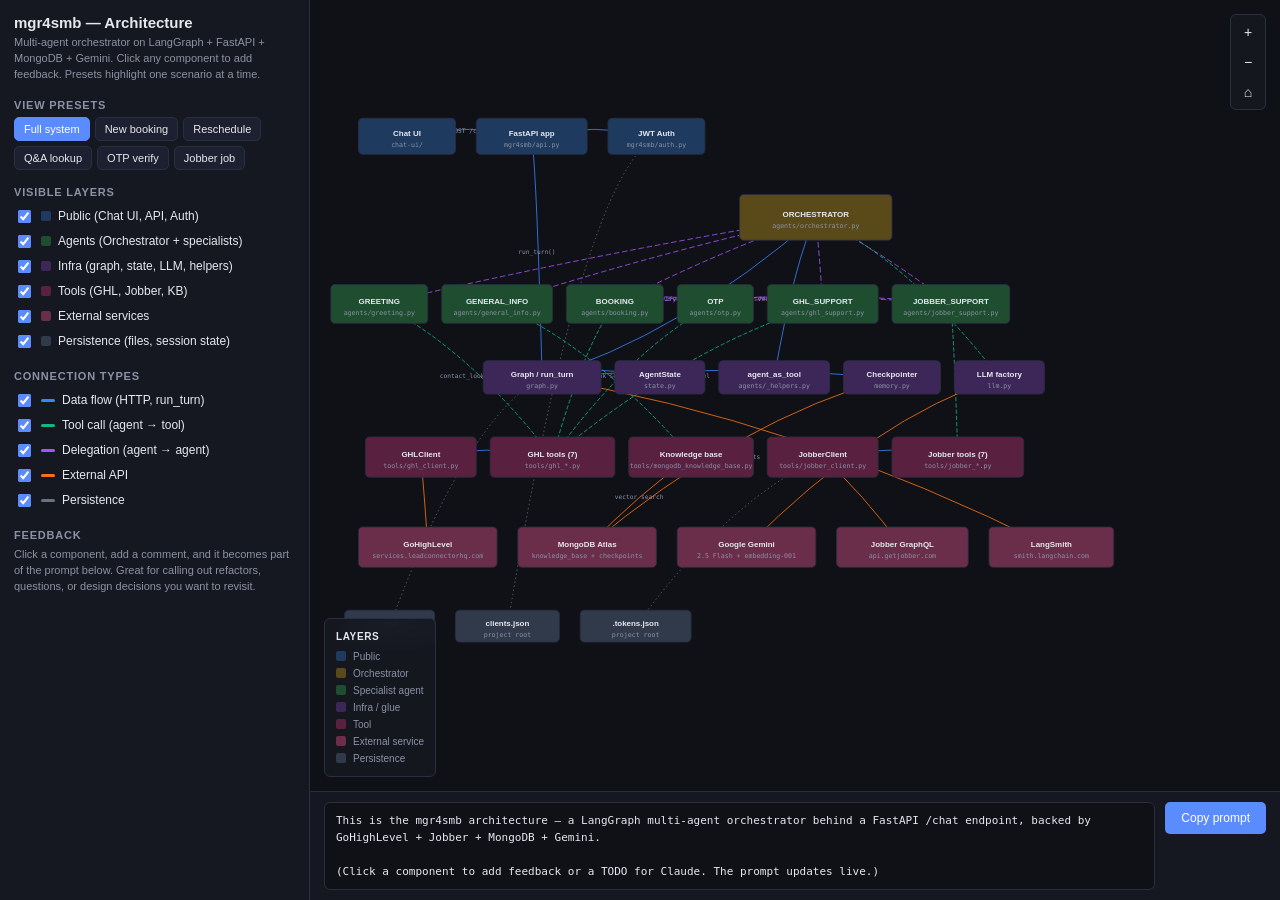
<file: mgr4smb-architecture.html>
<!DOCTYPE html>
<html lang="en">
<head>
<meta charset="UTF-8" />
<meta name="viewport" content="width=device-width, initial-scale=1.0" />
<title>mgr4smb — Architecture Map</title>
<style>
  :root {
    --bg: #0f1117;
    --panel: #161821;
    --panel-2: #1d2030;
    --border: #2a2f3f;
    --text: #e6e8ef;
    --muted: #8b92a5;
    --accent: #5b8cff;
    --accent-2: #7aa1ff;
    --ok: #10b981;
    --warn: #f59e0b;
    --err: #ef4444;

    /* node fills */
    --public:     #1e3a5f;
    --agent-root: #5a4a1a;
    --agent:      #1f4d2f;
    --infra:      #3d2758;
    --tool:       #5a2040;
    --external:   #6b2e4a;
    --persist:    #303a4a;

    /* connections */
    --c-data:      #3b82f6;
    --c-tool:      #10b981;
    --c-delegate:  #a855f7;
    --c-external:  #f97316;
    --c-persist:   #6b7280;
  }

  * { box-sizing: border-box; }
  html, body { margin: 0; padding: 0; height: 100%; font-family: -apple-system, BlinkMacSystemFont, "Segoe UI", Roboto, sans-serif; background: var(--bg); color: var(--text); font-size: 13px; }
  code { font-family: ui-monospace, SFMono-Regular, Menlo, Consolas, monospace; background: rgba(255,255,255,0.05); padding: 1px 5px; border-radius: 3px; font-size: 11px; }

  .app { display: grid; grid-template-columns: 310px 1fr; grid-template-rows: 1fr auto; height: 100vh; }
  .sidebar { background: var(--panel); border-right: 1px solid var(--border); overflow-y: auto; padding: 14px 14px 20px; grid-row: 1 / span 2; }
  .canvas-wrap { background: var(--bg); overflow: hidden; position: relative; }
  .prompt-bar { background: var(--panel); border-top: 1px solid var(--border); padding: 10px 14px; display: flex; align-items: flex-start; gap: 10px; }

  h1 { font-size: 15px; margin: 0 0 4px; color: var(--text); }
  h2 { font-size: 11px; text-transform: uppercase; letter-spacing: 0.8px; color: var(--muted); margin: 16px 0 6px; }
  p.lead { font-size: 11px; color: var(--muted); margin: 0 0 8px; line-height: 1.45; }

  .btns { display: flex; flex-wrap: wrap; gap: 5px; }
  .btn { background: var(--panel-2); color: var(--text); border: 1px solid var(--border); border-radius: 5px; padding: 5px 9px; font: inherit; font-size: 11px; cursor: pointer; transition: all 0.12s; }
  .btn:hover { background: var(--border); }
  .btn.active { background: var(--accent); border-color: var(--accent); color: #fff; }
  .btn.danger { background: transparent; color: var(--err); border-color: transparent; padding: 2px 6px; font-size: 14px; line-height: 1; }
  .btn.danger:hover { background: rgba(239,68,68,0.1); }

  label.check { display: flex; align-items: center; gap: 7px; padding: 3px 0; font-size: 12px; cursor: pointer; }
  label.check input { accent-color: var(--accent); }
  .swatch { display: inline-block; width: 14px; height: 3px; border-radius: 2px; vertical-align: middle; }

  .comments { display: flex; flex-direction: column; gap: 6px; margin-top: 6px; }
  .comment { background: var(--panel-2); border: 1px solid var(--border); border-radius: 5px; padding: 7px 9px; font-size: 11px; display: flex; justify-content: space-between; gap: 6px; }
  .comment .body { flex: 1; }
  .comment .label { font-weight: 600; color: var(--accent-2); font-size: 11px; }
  .comment .text { color: var(--text); margin-top: 2px; line-height: 1.35; }

  #canvas { width: 100%; height: 100%; display: block; cursor: grab; }
  #canvas.grabbing { cursor: grabbing; }

  .legend { position: absolute; left: 14px; bottom: 14px; background: rgba(22,24,33,0.92); border: 1px solid var(--border); border-radius: 6px; padding: 9px 11px; font-size: 10px; line-height: 1.7; color: var(--muted); backdrop-filter: blur(8px); }
  .legend strong { color: var(--text); display: block; margin-bottom: 3px; font-size: 10px; text-transform: uppercase; letter-spacing: 0.6px; }
  .legend .row { display: flex; align-items: center; gap: 7px; }
  .legend .chip { display: inline-block; width: 10px; height: 10px; border-radius: 2px; }

  .zoom { position: absolute; right: 14px; top: 14px; background: rgba(22,24,33,0.92); border: 1px solid var(--border); border-radius: 6px; padding: 3px; display: flex; flex-direction: column; gap: 2px; backdrop-filter: blur(8px); }
  .zoom button { background: transparent; color: var(--text); border: none; cursor: pointer; width: 28px; height: 28px; border-radius: 4px; font-size: 14px; }
  .zoom button:hover { background: var(--border); }

  /* Node + path styles */
  .node rect { stroke: var(--border); stroke-width: 1.2; cursor: pointer; transition: stroke 0.12s, filter 0.12s; }
  .node:hover rect { stroke: var(--accent); stroke-width: 2; }
  .node text { pointer-events: none; fill: var(--text); }
  .node .label { font-size: 11.5px; font-weight: 600; }
  .node .sub { font-size: 9.5px; fill: var(--muted); font-family: ui-monospace, Menlo, monospace; }
  .node.has-comment rect { stroke: var(--warn); stroke-width: 2.3; }
  .node.dimmed { opacity: 0.22; }
  .node.highlighted rect { stroke: var(--accent); stroke-width: 2.3; filter: drop-shadow(0 0 6px rgba(91,140,255,0.55)); }
  .conn { fill: none; stroke-width: 1.4; opacity: 0.85; transition: opacity 0.12s, stroke-width 0.12s; }
  .conn.dimmed { opacity: 0.1; }
  .conn.highlighted { opacity: 1; stroke-width: 2.4; }
  .conn-label { font-size: 9px; fill: var(--muted); font-family: ui-monospace, Menlo, monospace; pointer-events: none; }

  /* Modal */
  .modal-bg { position: fixed; inset: 0; background: rgba(0,0,0,0.55); display: none; align-items: center; justify-content: center; z-index: 50; backdrop-filter: blur(3px); }
  .modal-bg.open { display: flex; }
  .modal { background: var(--panel); border: 1px solid var(--border); border-radius: 8px; padding: 18px 18px 14px; width: 440px; max-width: calc(100vw - 40px); }
  .modal h3 { margin: 0 0 4px; font-size: 14px; }
  .modal .path { color: var(--muted); font-family: ui-monospace, Menlo, monospace; font-size: 11px; margin-bottom: 8px; }
  .modal .desc { color: var(--text); font-size: 12px; line-height: 1.45; margin-bottom: 12px; }
  .modal textarea { width: 100%; min-height: 70px; background: var(--bg); color: var(--text); border: 1px solid var(--border); border-radius: 5px; padding: 7px 9px; font: inherit; font-size: 12px; resize: vertical; }
  .modal .actions { display: flex; justify-content: flex-end; gap: 7px; margin-top: 10px; }

  /* Prompt output */
  #prompt { flex: 1; background: var(--bg); color: var(--text); border: 1px solid var(--border); border-radius: 6px; padding: 9px 11px; font-family: ui-monospace, Menlo, monospace; font-size: 11px; line-height: 1.55; white-space: pre-wrap; max-height: 180px; overflow-y: auto; }
  #copy-btn { background: var(--accent); color: #fff; border: none; border-radius: 5px; padding: 9px 16px; font: inherit; font-size: 12px; cursor: pointer; height: fit-content; align-self: flex-start; }
  #copy-btn:hover { background: var(--accent-2); }
</style>
</head>
<body>

<div class="app">
  <!-- =========================================================== SIDEBAR -->
  <aside class="sidebar">
    <h1>mgr4smb — Architecture</h1>
    <p class="lead">Multi-agent orchestrator on LangGraph + FastAPI + MongoDB + Gemini. Click any component to add feedback. Presets highlight one scenario at a time.</p>

    <h2>View presets</h2>
    <div class="btns" id="presets">
      <button class="btn active" data-preset="full">Full system</button>
      <button class="btn" data-preset="booking">New booking</button>
      <button class="btn" data-preset="reschedule">Reschedule</button>
      <button class="btn" data-preset="qa">Q&A lookup</button>
      <button class="btn" data-preset="otp">OTP verify</button>
      <button class="btn" data-preset="jobber">Jobber job</button>
    </div>

    <h2>Visible layers</h2>
    <div id="layers"></div>

    <h2>Connection types</h2>
    <div id="conn-types">
      <label class="check"><input type="checkbox" data-conn="data-flow" checked><span class="swatch" style="background:var(--c-data)"></span> Data flow (HTTP, run_turn)</label>
      <label class="check"><input type="checkbox" data-conn="tool-call" checked><span class="swatch" style="background:var(--c-tool)"></span> Tool call (agent → tool)</label>
      <label class="check"><input type="checkbox" data-conn="delegation" checked><span class="swatch" style="background:var(--c-delegate)"></span> Delegation (agent → agent)</label>
      <label class="check"><input type="checkbox" data-conn="external" checked><span class="swatch" style="background:var(--c-external)"></span> External API</label>
      <label class="check"><input type="checkbox" data-conn="persistence" checked><span class="swatch" style="background:var(--c-persist)"></span> Persistence</label>
    </div>

    <h2>Feedback <span id="cn-count" style="color:var(--muted);font-weight:400"></span></h2>
    <div id="comments" class="comments"></div>
    <p class="lead" id="no-comments">Click a component, add a comment, and it becomes part of the prompt below. Great for calling out refactors, questions, or design decisions you want to revisit.</p>
  </aside>

  <!-- =========================================================== CANVAS -->
  <div class="canvas-wrap">
    <svg id="canvas" viewBox="0 0 1400 900" preserveAspectRatio="xMidYMid meet">
      <defs>
        <marker id="ah-data"     markerWidth="8" markerHeight="6" refX="7" refY="3" orient="auto"><polygon points="0 0,8 3,0 6" fill="var(--c-data)"/></marker>
        <marker id="ah-tool"     markerWidth="8" markerHeight="6" refX="7" refY="3" orient="auto"><polygon points="0 0,8 3,0 6" fill="var(--c-tool)"/></marker>
        <marker id="ah-delegate" markerWidth="8" markerHeight="6" refX="7" refY="3" orient="auto"><polygon points="0 0,8 3,0 6" fill="var(--c-delegate)"/></marker>
        <marker id="ah-external" markerWidth="8" markerHeight="6" refX="7" refY="3" orient="auto"><polygon points="0 0,8 3,0 6" fill="var(--c-external)"/></marker>
        <marker id="ah-persist"  markerWidth="8" markerHeight="6" refX="7" refY="3" orient="auto"><polygon points="0 0,8 3,0 6" fill="var(--c-persist)"/></marker>
      </defs>
      <g id="viewport">
        <g id="conns"></g>
        <g id="nodes"></g>
      </g>
    </svg>

    <div class="legend">
      <strong>Layers</strong>
      <div class="row"><span class="chip" style="background:var(--public)"></span>Public</div>
      <div class="row"><span class="chip" style="background:var(--agent-root)"></span>Orchestrator</div>
      <div class="row"><span class="chip" style="background:var(--agent)"></span>Specialist agent</div>
      <div class="row"><span class="chip" style="background:var(--infra)"></span>Infra / glue</div>
      <div class="row"><span class="chip" style="background:var(--tool)"></span>Tool</div>
      <div class="row"><span class="chip" style="background:var(--external)"></span>External service</div>
      <div class="row"><span class="chip" style="background:var(--persist)"></span>Persistence</div>
    </div>

    <div class="zoom">
      <button id="zoom-in"  title="Zoom in">+</button>
      <button id="zoom-out" title="Zoom out">−</button>
      <button id="zoom-reset" title="Reset">⌂</button>
    </div>
  </div>

  <!-- =========================================================== PROMPT -->
  <div class="prompt-bar">
    <div id="prompt"></div>
    <button id="copy-btn">Copy prompt</button>
  </div>
</div>

<!-- =========================================================== MODAL -->
<div class="modal-bg" id="modal-bg">
  <div class="modal">
    <h3 id="m-label"></h3>
    <div class="path" id="m-path"></div>
    <div class="desc" id="m-desc"></div>
    <textarea id="m-text" placeholder="Your feedback, question, or TODO for this component..."></textarea>
    <div class="actions">
      <button class="btn" id="m-cancel">Cancel</button>
      <button class="btn active" id="m-save">Save comment</button>
    </div>
  </div>
</div>

<script>
// ==================================================================== DATA

const LAYERS = [
  { id: 'public',   label: 'Public (Chat UI, API, Auth)',         color: 'var(--public)' },
  { id: 'agent',    label: 'Agents (Orchestrator + specialists)', color: 'var(--agent)' },
  { id: 'infra',    label: 'Infra (graph, state, LLM, helpers)',  color: 'var(--infra)' },
  { id: 'tool',     label: 'Tools (GHL, Jobber, KB)',             color: 'var(--tool)' },
  { id: 'external', label: 'External services',                    color: 'var(--external)' },
  { id: 'persist',  label: 'Persistence (files, session state)',  color: 'var(--persist)' },
];

const NODES = [
  // -- Public (y: 50)
  { id: 'chat-ui',    label: 'Chat UI',         path: 'chat-ui/',                     x: 70,  y: 50,  w: 140, h: 52, layer: 'public',   desc: 'Vanilla HTML/CSS/JS chat window. Served same-origin at /chat-ui/. Stores JWT in localStorage, shows sender labels + timestamps, polls /health every 2h.' },
  { id: 'fastapi',    label: 'FastAPI app',     path: 'mgr4smb/api.py',               x: 240, y: 50,  w: 160, h: 52, layer: 'public',   desc: 'Two endpoints: POST /chat (JWT-protected) and GET /health (public, cheap liveness check; ?deep=true invokes the LLM).' },
  { id: 'auth',       label: 'JWT Auth',        path: 'mgr4smb/auth.py',              x: 430, y: 50,  w: 140, h: 52, layer: 'public',   desc: 'verify_token() decodes JWT, validates client_id against clients.json, enforces expiry and enabled flag. Typed exceptions map to 401.' },

  // -- Orchestrator root (y: 160)
  { id: 'orchestrator', label: 'ORCHESTRATOR',  path: 'agents/orchestrator.py',       x: 620, y: 160, w: 220, h: 66, layer: 'agent',    root: true, desc: 'Supervisor. Routes based on intent: identify → greet → case context (Phase 11) → route to specialist. Never answers specialist questions itself.' },

  // -- Specialist agents (y: 290)
  { id: 'greeting',      label: 'GREETING',        path: 'agents/greeting.py',        x: 30,   y: 290, w: 140, h: 56, layer: 'agent', desc: 'Single-line welcome. Looks up contact via ghl_contact_lookup and replies "Welcome back, {FirstName}!" or "Thanks for contacting us!".' },
  { id: 'general-info',  label: 'GENERAL_INFO',    path: 'agents/general_info.py',    x: 190,  y: 290, w: 160, h: 56, layer: 'agent', desc: 'Company Q&A via MongoDB vector search. After 4+ Q&As with a clear intent, appends ONE soft "schedule an appointment?" offer per session.' },
  { id: 'booking',       label: 'BOOKING',         path: 'agents/booking.py',         x: 370,  y: 290, w: 140, h: 56, layer: 'agent', desc: 'New bookings. Two paths: GHL appointments (slot → OTP → book with intent summary in notes) and Jobber jobs (intake → OTP → jobber_support delegation).' },
  { id: 'otp',           label: 'OTP',             path: 'agents/otp.py',             x: 530,  y: 290, w: 110, h: 56, layer: 'agent', desc: 'Identity verification. ONE send per session (prompt-enforced), up to 2 verify attempts, then escalates with company contact info.' },
  { id: 'ghl-support',   label: 'GHL_SUPPORT',     path: 'agents/ghl_support.py',     x: 660,  y: 290, w: 160, h: 56, layer: 'agent', desc: 'Existing GHL appointments (view/reschedule/cancel). Delegates to OTP before ANY access; delegates to booking for the rebook step of a reschedule.' },
  { id: 'jobber-support',label: 'JOBBER_SUPPORT',  path: 'agents/jobber_support.py',  x: 840,  y: 290, w: 170, h: 56, layer: 'agent', desc: 'Jobber data — read (clients, properties, jobs, visits) + write (create client/property/job). Also gets booking-like 4+-lookups appointment offer.' },

  // -- Infra layer (y: 400)
  { id: 'graph',    label: 'Graph / run_turn',    path: 'graph.py',                    x: 250, y: 400, w: 170, h: 48, layer: 'infra', desc: 'build_graph() wires all 7 agents. run_turn() snapshots pre-turn message count, invokes, retries ONCE on empty LLM output, never surfaces stale content. Tags LangSmith traces.' },
  { id: 'state',    label: 'AgentState',          path: 'state.py',                    x: 440, y: 400, w: 130, h: 48, layer: 'infra', desc: 'TypedDict shared across all agents: messages + client_id + session_id + contact_id + is_verified + case_id + caller_type + job_type.' },
  { id: 'helpers',  label: 'agent_as_tool',       path: 'agents/_helpers.py',          x: 590, y: 400, w: 160, h: 48, layer: 'infra', desc: 'Wraps a compiled sub-agent as a StructuredTool. Uses InjectedState so the sub-agent sees the parent full history (strips trailing pending tool_calls).' },
  { id: 'memory',   label: 'Checkpointer',        path: 'memory.py',                   x: 770, y: 400, w: 140, h: 48, layer: 'infra', desc: 'MongoDBSaver factory. Persists full graph state per session_id. One context per app process.' },
  { id: 'llm',      label: 'LLM factory',         path: 'llm.py',                      x: 930, y: 400, w: 130, h: 48, layer: 'infra', desc: 'Singleton ChatGoogleGenerativeAI(gemini-2.5-flash, temperature=0.2) + GoogleGenerativeAIEmbeddings(768 dims).' },

  // -- Tools (y: 510)
  { id: 'ghl-client',  label: 'GHLClient',          path: 'tools/ghl_client.py',      x: 80,  y: 510, w: 160, h: 58, layer: 'tool', desc: 'Shared httpx.Client with auth headers + timeouts. Exports search_contact(), fetch_contact() (bypasses stale search index), resolve_custom_field_id().' },
  { id: 'ghl-tools',   label: 'GHL tools (7)',      path: 'tools/ghl_*.py',           x: 260, y: 510, w: 180, h: 58, layer: 'tool', desc: 'contact_lookup, available_slots, book_appointment (POST + PUT for notes/description), get_appointments, cancel_appointment, send_otp, verify_otp.' },
  { id: 'mongodb-kb',  label: 'Knowledge base',     path: 'tools/mongodb_knowledge_base.py', x: 460, y: 510, w: 180, h: 58, layer: 'tool', desc: 'MongoDBAtlasVectorSearch, 768-dim cosine, top-1 retrieval. Returns graceful "no info" string on empty match.' },
  { id: 'jobber-client', label: 'JobberClient',     path: 'tools/jobber_client.py',   x: 660, y: 510, w: 160, h: 58, layer: 'tool', desc: 'Shared httpx.Client with OAuth2: reads .tokens.json, refreshes access_token on 401, rotates refresh_token on use, writes both back to disk.' },
  { id: 'jobber-tools', label: 'Jobber tools (7)', path: 'tools/jobber_*.py',         x: 840, y: 510, w: 190, h: 58, layer: 'tool', desc: 'get_clients/properties/jobs/visits + create_client/property/job (with correct schema: PropertyAttributes.name, JobCreateAttributes.timeframe). send_message is a stub.' },

  // -- External (y: 640)
  { id: 'ghl-api',       label: 'GoHighLevel',      path: 'services.leadconnectorhq.com', x: 70,   y: 640, w: 200, h: 58, layer: 'external', desc: 'REST API v2. Contacts, calendars, appointments, custom fields. OTP writes use field UUIDs (keys silently fail); reads need GET /contacts/{id} (search is stale).' },
  { id: 'mongodb-atlas', label: 'MongoDB Atlas',    path: 'knowledge_base + checkpoints',  x: 300,  y: 640, w: 200, h: 58, layer: 'external', desc: 'Two DBs: aragrow-llc.knowledge_base (vector search index) + mgr4smb-memory.checkpoints (MongoDBSaver).' },
  { id: 'gemini',        label: 'Google Gemini',    path: '2.5 Flash + embedding-001',     x: 530,  y: 640, w: 200, h: 58, layer: 'external', desc: 'LLM for all agent reasoning (temp 0.2) + embeddings (768 dims) for knowledge-base queries.' },
  { id: 'jobber-api',    label: 'Jobber GraphQL',   path: 'api.getjobber.com',             x: 760,  y: 640, w: 190, h: 58, layer: 'external', desc: 'GraphQL over OAuth2. Refresh tokens rotate on use. Query cost budget limits nested page sizes (visits query: 15×25 not 50×50).' },
  { id: 'langsmith',     label: 'LangSmith',        path: 'smith.langchain.com',           x: 980,  y: 640, w: 180, h: 58, layer: 'external', desc: 'Automatic tracing via LANGCHAIN_* env vars. Every run_turn tagged with session:<uuid> and client:<uuid8> for filtering.' },

  // -- Persistence (y: 760)
  { id: 'env',         label: '.env',           path: 'project root',                     x: 50,  y: 760, w: 130, h: 46, layer: 'persist', desc: 'All secrets and config: JWT_SECRET, API keys, GHL_OTP_*_FIELD_KEY overrides, COMPANY_SUPPORT_EMAIL/PHONE for OTP escalation.' },
  { id: 'clients-json', label: 'clients.json',   path: 'project root',                    x: 210, y: 760, w: 150, h: 46, layer: 'persist', desc: 'JWT client registry. UUID client_id + name + enabled flag + created_at. Mode 0600. Flock on writes to prevent races.' },
  { id: 'tokens-json', label: '.tokens.json',   path: 'project root',                     x: 390, y: 760, w: 160, h: 46, layer: 'persist', desc: 'Jobber OAuth tokens. Bootstrapped via scripts/authorize_jobber.py + bootstrap_jobber_tokens.py. Auto-rotated by JobberClient.' },
];

const CONNS = [
  // user flow into the system
  { from: 'chat-ui',      to: 'fastapi',      type: 'data-flow',   label: 'POST /chat' },
  { from: 'fastapi',      to: 'auth',         type: 'data-flow' },
  { from: 'auth',         to: 'clients-json', type: 'persistence' },
  { from: 'fastapi',      to: 'graph',        type: 'data-flow',   label: 'run_turn()' },
  { from: 'graph',        to: 'orchestrator', type: 'data-flow' },

  // orchestrator → specialists (delegations)
  { from: 'orchestrator', to: 'greeting',       type: 'delegation' },
  { from: 'orchestrator', to: 'general-info',   type: 'delegation' },
  { from: 'orchestrator', to: 'booking',        type: 'delegation' },
  { from: 'orchestrator', to: 'ghl-support',    type: 'delegation' },
  { from: 'orchestrator', to: 'jobber-support', type: 'delegation' },

  // cross-agent delegations
  { from: 'booking',      to: 'otp',            type: 'delegation', label: 'verify' },
  { from: 'booking',      to: 'jobber-support', type: 'delegation', label: 'new job' },
  { from: 'ghl-support',  to: 'otp',            type: 'delegation', label: 'verify' },
  { from: 'ghl-support',  to: 'booking',        type: 'delegation', label: 'rebook' },
  { from: 'jobber-support', to: 'otp',          type: 'delegation', label: 'verify' },

  // agent_as_tool helper (central)
  { from: 'orchestrator', to: 'helpers',        type: 'data-flow' },

  // tool calls
  { from: 'greeting',       to: 'ghl-tools',    type: 'tool-call', label: 'contact_lookup' },
  { from: 'general-info',   to: 'mongodb-kb',   type: 'tool-call' },
  { from: 'booking',        to: 'ghl-tools',    type: 'tool-call', label: 'slots / book' },
  { from: 'otp',            to: 'ghl-tools',    type: 'tool-call', label: 'send / verify' },
  { from: 'ghl-support',    to: 'ghl-tools',    type: 'tool-call', label: 'get / cancel' },
  { from: 'jobber-support', to: 'jobber-tools', type: 'tool-call' },

  // infra
  { from: 'graph',          to: 'memory',       type: 'data-flow' },
  { from: 'graph',          to: 'state',        type: 'data-flow' },
  { from: 'orchestrator',   to: 'llm',          type: 'tool-call', label: 'invoke' },

  // tools → clients → external
  { from: 'ghl-tools',      to: 'ghl-client',     type: 'data-flow' },
  { from: 'jobber-tools',   to: 'jobber-client',  type: 'data-flow' },
  { from: 'ghl-client',     to: 'ghl-api',        type: 'external' },
  { from: 'jobber-client',  to: 'jobber-api',     type: 'external' },
  { from: 'mongodb-kb',     to: 'mongodb-atlas',  type: 'external', label: 'vector search' },
  { from: 'memory',         to: 'mongodb-atlas',  type: 'external', label: 'checkpoints' },
  { from: 'llm',            to: 'gemini',         type: 'external' },
  { from: 'graph',          to: 'langsmith',      type: 'external', label: 'tags' },

  // persistence
  { from: 'jobber-client',  to: 'tokens-json',    type: 'persistence', label: 'rotate' },
  { from: 'graph',          to: 'env',            type: 'persistence' },
];

// Pathways to highlight per preset. Nodes + connection ids (from→to) that form a complete flow.
const PRESETS = {
  full: { desc: 'Showing the complete architecture.', path: null },
  booking: {
    desc: 'User asks to book a new GHL appointment. Orchestrator greets → delegates to booking → booking retrieves slots → delegates to OTP → verifies → writes appointment + notes.',
    nodes: ['chat-ui','fastapi','auth','graph','orchestrator','greeting','booking','otp','ghl-tools','ghl-client','ghl-api','llm','gemini','memory','mongodb-atlas','state','helpers','clients-json'],
  },
  reschedule: {
    desc: 'User wants to reschedule an existing appointment. ghl_support verifies identity, fetches appointments, cancels the chosen one, then delegates to booking to book the new slot.',
    nodes: ['chat-ui','fastapi','auth','graph','orchestrator','ghl-support','otp','booking','ghl-tools','ghl-client','ghl-api','llm','gemini','memory','mongodb-atlas','state','helpers','clients-json'],
  },
  qa: {
    desc: 'User asks a general company question. Orchestrator delegates to general_info, which runs a vector-similarity search against the MongoDB knowledge base.',
    nodes: ['chat-ui','fastapi','auth','graph','orchestrator','greeting','general-info','mongodb-kb','mongodb-atlas','llm','gemini','memory','state','helpers','clients-json'],
  },
  otp: {
    desc: 'Any sensitive-action agent delegates to OTP. Send once per session, 2 verify attempts max; on failure, escalate with company contact info from .env.',
    nodes: ['booking','ghl-support','jobber-support','otp','ghl-tools','ghl-client','ghl-api','env','state','helpers','llm','gemini'],
  },
  jobber: {
    desc: 'New Jobber service-job request. Booking gathers property intake details, delegates to jobber_support, which looks up or creates the client, then creates property + job via Jobber GraphQL.',
    nodes: ['chat-ui','fastapi','auth','graph','orchestrator','booking','otp','jobber-support','jobber-tools','jobber-client','jobber-api','tokens-json','llm','gemini','state','helpers','clients-json','ghl-tools','ghl-client','ghl-api'],
  },
};

// Map layer ids to colour vars
const LAYER_FILL = { public:'var(--public)', agent:'var(--agent)', infra:'var(--infra)', tool:'var(--tool)', external:'var(--external)', persist:'var(--persist)' };

const CONN_STYLE = {
  'data-flow':   { color: 'var(--c-data)',     dash: '',       marker: 'ah-data' },
  'tool-call':   { color: 'var(--c-tool)',     dash: '6 3',    marker: 'ah-tool' },
  'delegation':  { color: 'var(--c-delegate)', dash: '8 4',    marker: 'ah-delegate' },
  'external':    { color: 'var(--c-external)', dash: '',       marker: 'ah-external' },
  'persistence': { color: 'var(--c-persist)',  dash: '2 4',    marker: 'ah-persist' },
};

// =================================================================== STATE

const state = {
  preset: 'full',
  layers: { public:true, agent:true, infra:true, tool:true, external:true, persist:true },
  conns:  { 'data-flow':true, 'tool-call':true, 'delegation':true, 'external':true, 'persistence':true },
  comments: [],
  activeNode: null,
  zoom: 1,
  pan: { x: 0, y: 0 },
};

// =================================================================== RENDER

function layerFill(n) {
  if (n.root) return 'var(--agent-root)';
  return LAYER_FILL[n.layer] || 'var(--panel-2)';
}

function centreOf(n) { return { x: n.x + n.w/2, y: n.y + n.h/2 }; }

function buildPath(a, b) {
  // Simple bezier between node edges
  const ac = centreOf(a), bc = centreOf(b);
  const dx = bc.x - ac.x, dy = bc.y - ac.y;
  const mx = ac.x + dx/2, my = ac.y + dy/2;
  // Curve control point offset perpendicular to segment for visual separation
  const ctrlOffset = Math.min(60, Math.abs(dy) * 0.25 + 20);
  return `M ${ac.x} ${ac.y} Q ${mx} ${ac.y + (dy>0 ? ctrlOffset : -ctrlOffset)}, ${bc.x} ${bc.y}`;
}

// Determine highlight membership
function isNodeHighlighted(id) {
  if (state.preset === 'full') return true;
  const p = PRESETS[state.preset];
  return p && p.nodes && p.nodes.includes(id);
}

function isConnHighlighted(c) {
  if (state.preset === 'full') return true;
  const p = PRESETS[state.preset];
  if (!p || !p.nodes) return true;
  return p.nodes.includes(c.from) && p.nodes.includes(c.to);
}

function renderNodes() {
  const g = document.getElementById('nodes');
  g.innerHTML = '';
  NODES.forEach(n => {
    if (!state.layers[n.layer]) return;
    const highlighted = isNodeHighlighted(n.id);
    const hasComment = state.comments.some(c => c.target === n.id);
    const cls = ['node'];
    if (hasComment) cls.push('has-comment');
    if (state.preset !== 'full') {
      if (highlighted) cls.push('highlighted');
      else cls.push('dimmed');
    }
    const el = document.createElementNS('http://www.w3.org/2000/svg', 'g');
    el.setAttribute('class', cls.join(' '));
    el.setAttribute('transform', `translate(${n.x}, ${n.y})`);
    el.innerHTML = `
      <rect width="${n.w}" height="${n.h}" rx="6" ry="6" fill="${layerFill(n)}"></rect>
      <text class="label" x="${n.w/2}" y="${n.h/2 - 3}" text-anchor="middle" dominant-baseline="middle">${n.label}</text>
      <text class="sub"   x="${n.w/2}" y="${n.h/2 + 13}" text-anchor="middle" dominant-baseline="middle">${n.path}</text>
    `;
    el.addEventListener('click', () => openModal(n));
    g.appendChild(el);
  });
}

function renderConns() {
  const g = document.getElementById('conns');
  g.innerHTML = '';
  CONNS.forEach(c => {
    if (!state.conns[c.type]) return;
    const a = NODES.find(n => n.id === c.from);
    const b = NODES.find(n => n.id === c.to);
    if (!a || !b) return;
    if (!state.layers[a.layer] || !state.layers[b.layer]) return;

    const highlighted = isConnHighlighted(c);
    const cls = ['conn'];
    if (state.preset !== 'full') {
      if (highlighted) cls.push('highlighted');
      else cls.push('dimmed');
    }
    const style = CONN_STYLE[c.type];

    const path = document.createElementNS('http://www.w3.org/2000/svg', 'path');
    path.setAttribute('class', cls.join(' '));
    path.setAttribute('d', buildPath(a, b));
    path.setAttribute('stroke', style.color);
    if (style.dash) path.setAttribute('stroke-dasharray', style.dash);
    path.setAttribute('marker-end', `url(#${style.marker})`);
    g.appendChild(path);

    if (c.label) {
      const ac = centreOf(a), bc = centreOf(b);
      const text = document.createElementNS('http://www.w3.org/2000/svg', 'text');
      text.setAttribute('class', 'conn-label ' + (cls.includes('dimmed') ? 'dimmed' : ''));
      text.setAttribute('x', (ac.x + bc.x)/2);
      text.setAttribute('y', (ac.y + bc.y)/2 - 4);
      text.setAttribute('text-anchor', 'middle');
      text.textContent = c.label;
      g.appendChild(text);
    }
  });
}

function renderLayers() {
  const host = document.getElementById('layers');
  host.innerHTML = '';
  LAYERS.forEach(l => {
    const lbl = document.createElement('label');
    lbl.className = 'check';
    lbl.innerHTML = `<input type="checkbox" data-layer="${l.id}" ${state.layers[l.id] ? 'checked' : ''}>
                     <span class="swatch" style="background:${l.color};height:10px;width:10px;border-radius:2px"></span>
                     ${l.label}`;
    lbl.querySelector('input').addEventListener('change', e => { state.layers[l.id] = e.target.checked; updateAll(); });
    host.appendChild(lbl);
  });
}

function renderComments() {
  const host = document.getElementById('comments');
  const empty = document.getElementById('no-comments');
  const count = document.getElementById('cn-count');
  host.innerHTML = '';
  count.textContent = state.comments.length ? `(${state.comments.length})` : '';
  empty.style.display = state.comments.length ? 'none' : 'block';
  state.comments.forEach(c => {
    const el = document.createElement('div');
    el.className = 'comment';
    el.innerHTML = `
      <div class="body">
        <div class="label">${c.targetLabel} <span style="color:var(--muted);font-weight:400">· ${c.targetPath}</span></div>
        <div class="text">${c.text.replace(/</g,'&lt;')}</div>
      </div>
      <button class="btn danger" title="Delete">×</button>
    `;
    el.querySelector('.btn.danger').addEventListener('click', () => {
      state.comments = state.comments.filter(x => x.id !== c.id);
      updateAll();
    });
    host.appendChild(el);
  });
}

function renderPresets() {
  document.querySelectorAll('#presets .btn').forEach(b => {
    b.classList.toggle('active', b.dataset.preset === state.preset);
  });
}

function updatePrompt() {
  const parts = [];
  parts.push('This is the mgr4smb architecture — a LangGraph multi-agent orchestrator behind a FastAPI /chat endpoint, backed by GoHighLevel + Jobber + MongoDB + Gemini.');

  const preset = PRESETS[state.preset];
  if (state.preset !== 'full' && preset?.desc) {
    parts.push(`\nCurrent focus: ${state.preset.toUpperCase()} flow — ${preset.desc}`);
  }

  const hidden = LAYERS.filter(l => !state.layers[l.id]);
  if (hidden.length) {
    parts.push(`\nHidden layers: ${hidden.map(l => l.id).join(', ')}.`);
  }

  if (state.comments.length) {
    parts.push('\nFeedback on specific components:\n');
    state.comments.forEach(c => {
      parts.push(`**${c.targetLabel}** (${c.targetPath}):\n${c.text}\n`);
    });
  } else {
    parts.push('\n(Click a component to add feedback or a TODO for Claude. The prompt updates live.)');
  }

  document.getElementById('prompt').textContent = parts.join('\n');
}

function updateAll() {
  renderPresets();
  renderConns();
  renderNodes();
  renderComments();
  updatePrompt();
  applyTransform();
}

// =================================================================== MODAL

function openModal(node) {
  state.activeNode = node;
  document.getElementById('m-label').textContent = node.label;
  document.getElementById('m-path').textContent = node.path;
  document.getElementById('m-desc').textContent = node.desc || '';
  const existing = state.comments.find(c => c.target === node.id);
  document.getElementById('m-text').value = existing ? existing.text : '';
  document.getElementById('modal-bg').classList.add('open');
  setTimeout(() => document.getElementById('m-text').focus(), 30);
}

function closeModal() {
  state.activeNode = null;
  document.getElementById('modal-bg').classList.remove('open');
}

function saveComment() {
  const text = document.getElementById('m-text').value.trim();
  const n = state.activeNode;
  if (!n) return;
  state.comments = state.comments.filter(c => c.target !== n.id);
  if (text) {
    state.comments.push({ id: Date.now(), target: n.id, targetLabel: n.label, targetPath: n.path, text });
  }
  closeModal();
  updateAll();
}

// ============================================================ ZOOM + PAN

function applyTransform() {
  document.getElementById('viewport').setAttribute('transform',
    `translate(${state.pan.x}, ${state.pan.y}) scale(${state.zoom})`);
}

function zoom(delta) {
  state.zoom = Math.max(0.4, Math.min(2.5, state.zoom + delta));
  applyTransform();
}

function resetZoom() { state.zoom = 1; state.pan = { x: 0, y: 0 }; applyTransform(); }

// Drag-to-pan on canvas background
(function enablePan() {
  const svg = document.getElementById('canvas');
  let dragging = false, last = null;
  svg.addEventListener('mousedown', e => {
    if (e.target.tagName === 'rect' || e.target.closest('.node')) return;
    dragging = true; last = { x: e.clientX, y: e.clientY }; svg.classList.add('grabbing');
  });
  window.addEventListener('mouseup', () => { dragging = false; svg.classList.remove('grabbing'); });
  window.addEventListener('mousemove', e => {
    if (!dragging) return;
    state.pan.x += (e.clientX - last.x);
    state.pan.y += (e.clientY - last.y);
    last = { x: e.clientX, y: e.clientY };
    applyTransform();
  });
  svg.addEventListener('wheel', e => {
    e.preventDefault();
    zoom(e.deltaY < 0 ? 0.08 : -0.08);
  }, { passive: false });
})();

// =========================================================== EVENT WIRING

document.querySelectorAll('#presets .btn').forEach(b => {
  b.addEventListener('click', () => {
    state.preset = b.dataset.preset;
    updateAll();
  });
});

document.querySelectorAll('#conn-types input').forEach(inp => {
  inp.addEventListener('change', e => {
    state.conns[e.target.dataset.conn] = e.target.checked;
    updateAll();
  });
});

document.getElementById('zoom-in').addEventListener('click', () => zoom(0.15));
document.getElementById('zoom-out').addEventListener('click', () => zoom(-0.15));
document.getElementById('zoom-reset').addEventListener('click', resetZoom);

document.getElementById('m-cancel').addEventListener('click', closeModal);
document.getElementById('m-save').addEventListener('click', saveComment);
document.getElementById('modal-bg').addEventListener('click', e => { if (e.target.id === 'modal-bg') closeModal(); });
document.addEventListener('keydown', e => {
  if (e.key === 'Escape' && document.getElementById('modal-bg').classList.contains('open')) closeModal();
  if (e.key === 'Enter' && (e.metaKey || e.ctrlKey) && document.getElementById('modal-bg').classList.contains('open')) saveComment();
});

document.getElementById('copy-btn').addEventListener('click', async () => {
  const btn = document.getElementById('copy-btn');
  const text = document.getElementById('prompt').textContent;
  try { await navigator.clipboard.writeText(text); btn.textContent = 'Copied!'; }
  catch { btn.textContent = 'Copy failed'; }
  setTimeout(() => { btn.textContent = 'Copy prompt'; }, 1400);
});

// =========================================================== BOOT

renderLayers();
updateAll();
</script>

</body>
</html>
</file>
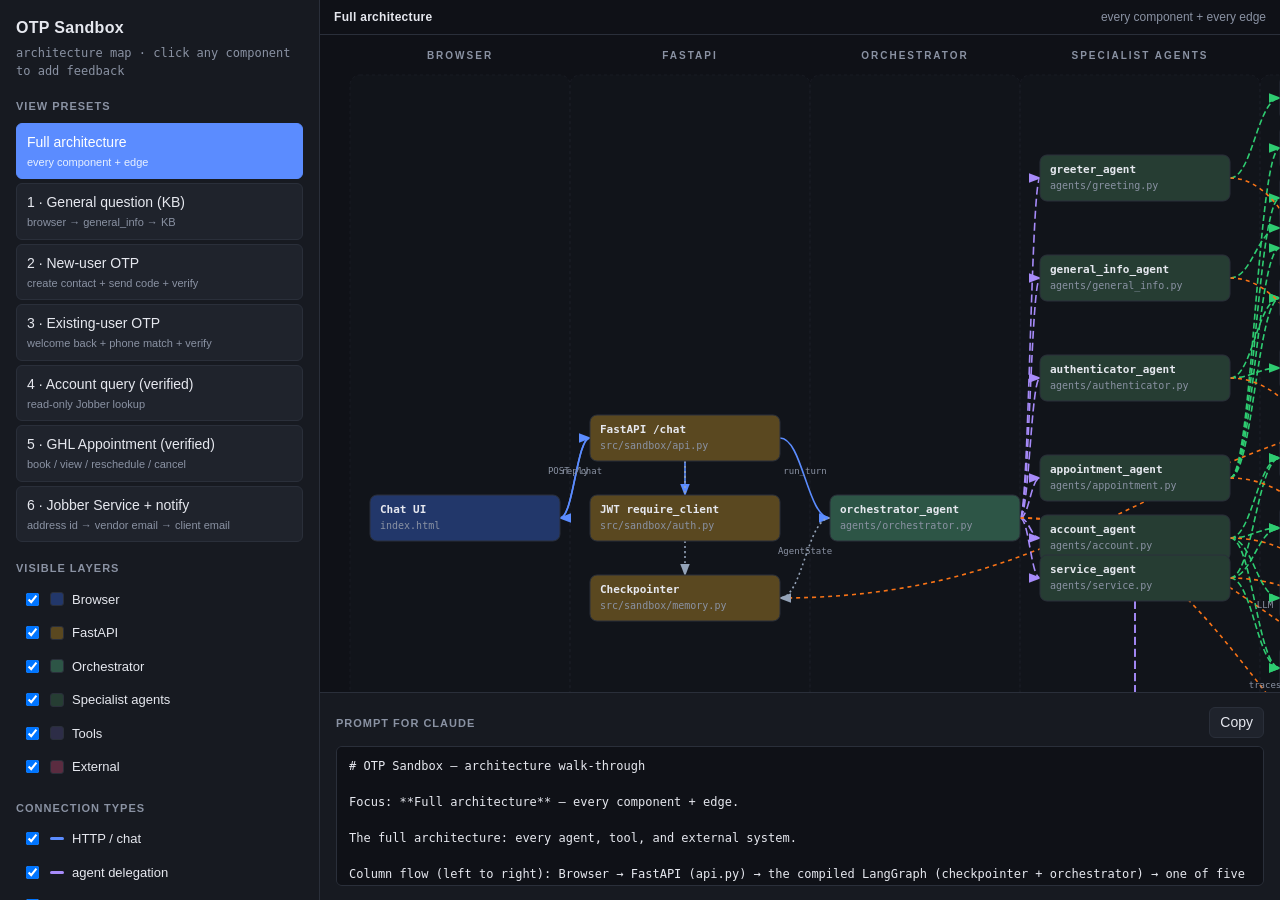
<file: passkey-otp-sandbox/architecture.html>
<!DOCTYPE html>
<html lang="en">
<head>
<meta charset="utf-8" />
<title>OTP Sandbox — Architecture Map</title>
<style>
  :root {
    --bg: #0f1117;
    --surface: #171a21;
    --surface-2: #1f232c;
    --border: #2a2f3a;
    --text: #e6e8ef;
    --muted: #8a92a3;
    --accent: #5b8cff;
    --accent-hover: #7aa1ff;
    --ok: #2ecc71;
    --warn: #f0ad4e;
    --err: #e55353;
    --mono: ui-monospace, SFMono-Regular, "SF Mono", Menlo, Consolas, monospace;

    /* layer palette — dark theme, richer than the template's light tones */
    --c-browser: #2d4a8a;
    --c-api:     #6b5830;
    --c-state:   #5a3a6a;
    --c-orch:    #3a6b5a;
    --c-agent:   #2a4d3f;
    --c-tool:    #3a3a5a;
    --c-ext:     #7a3d56;

    /* connection palette */
    --f-data:      #5b8cff;
    --f-tool:      #2ecc71;
    --f-external:  #f97316;
    --f-delegate:  #a78bfa;
    --f-state:     #94a3b8;
  }
  * { box-sizing: border-box; }
  html, body { margin: 0; padding: 0; height: 100%; background: var(--bg); color: var(--text);
    font: 14px/1.5 -apple-system, BlinkMacSystemFont, "Segoe UI", Roboto, sans-serif; }
  code, .mono { font-family: var(--mono); }

  .app { display: grid; grid-template-columns: 320px 1fr; grid-template-rows: 1fr auto;
    grid-template-areas: "side canvas" "side prompt"; height: 100vh; }
  aside { grid-area: side; background: var(--surface); border-right: 1px solid var(--border);
    overflow-y: auto; padding: 16px; }
  main   { grid-area: canvas; position: relative; overflow: auto; background: var(--bg); }
  footer { grid-area: prompt; background: var(--surface); border-top: 1px solid var(--border);
    padding: 14px 16px; }

  aside h1 { margin: 0 0 4px 0; font-size: 16px; letter-spacing: 0.3px; }
  aside h2 { margin: 18px 0 8px; font-size: 11px; color: var(--muted); letter-spacing: 1px;
    text-transform: uppercase; font-weight: 600; }
  aside p.lede { margin: 0 0 14px 0; color: var(--muted); font-size: 12px; }
  aside .group { display: flex; flex-direction: column; gap: 4px; }

  .btn { background: var(--surface-2); color: var(--text); border: 1px solid var(--border);
    border-radius: 6px; font: inherit; cursor: pointer; text-align: left; padding: 8px 10px;
    transition: background 0.12s, border-color 0.12s; }
  .btn:hover { background: var(--border); }
  .btn.active { background: var(--accent); color: #fff; border-color: var(--accent); }
  .btn .hint { color: var(--muted); font-size: 11px; display: block; margin-top: 1px; }
  .btn.active .hint { color: #e7f0ff; }

  label.check { display: flex; align-items: center; gap: 8px; padding: 5px 6px; border-radius: 5px;
    cursor: pointer; font-size: 13px; }
  label.check:hover { background: var(--surface-2); }
  label.check .swatch { width: 14px; height: 3px; border-radius: 2px; }
  label.check.layer .swatch { height: 14px; border-radius: 3px; border: 1px solid var(--border); }

  .zoom-row { display: flex; gap: 6px; margin-top: 8px; }
  .zoom-row .btn { flex: 1; text-align: center; padding: 6px; }

  .comments-list { display: flex; flex-direction: column; gap: 6px; margin-top: 8px; }
  .comment { background: var(--surface-2); border: 1px solid var(--border); border-radius: 6px;
    padding: 8px 10px; font-size: 12px; }
  .comment .head { display: flex; align-items: center; justify-content: space-between; gap: 6px; }
  .comment .head strong { font-family: var(--mono); font-size: 11px; color: var(--accent); }
  .comment .head button { background: transparent; border: none; color: var(--muted); cursor: pointer;
    font-size: 16px; line-height: 1; padding: 0 4px; }
  .comment .head button:hover { color: var(--err); }
  .comment .file { color: var(--muted); font-family: var(--mono); font-size: 10px; margin: 2px 0 4px; }
  .comment .text { white-space: pre-wrap; }
  .empty { color: var(--muted); font-size: 12px; font-style: italic; padding: 4px 6px; }

  /* Canvas */
  main .hint-top { position: sticky; top: 0; background: var(--bg);
    padding: 8px 14px; font-size: 12px; color: var(--muted); border-bottom: 1px solid var(--border);
    z-index: 2; display: flex; justify-content: space-between; align-items: center; }
  main .hint-top .title { color: var(--text); font-weight: 600; letter-spacing: 0.3px; }
  svg { display: block; }
  svg .node rect { stroke: var(--border); stroke-width: 1; transition: opacity 0.2s, stroke 0.15s; }
  svg .node:hover rect { stroke: var(--accent); stroke-width: 2; }
  svg .node text { fill: var(--text); pointer-events: none; font-size: 11px; }
  svg .node text.label { font-family: var(--mono); font-weight: 600; font-size: 11px; }
  svg .node text.sub   { fill: var(--muted); font-size: 10px; font-family: var(--mono); }
  svg .node.commented rect { stroke: var(--warn); stroke-width: 2; }
  svg .node.commented .pin { fill: var(--warn); }
  svg .dimmed { opacity: 0.18; }
  svg .edge { fill: none; stroke-width: 1.6; transition: opacity 0.2s; }
  svg .edge.dimmed { opacity: 0.08; }
  svg .edge-label { fill: var(--muted); font-size: 9px; font-family: var(--mono); pointer-events: none; }
  svg .column-bg rect { fill: var(--surface); opacity: 0.35; stroke: var(--border); stroke-dasharray: 3,3; }
  svg .column-bg text { fill: var(--muted); font-size: 10px; letter-spacing: 2px; text-transform: uppercase; font-weight: 600; }

  /* Modal */
  .modal-bg { position: fixed; inset: 0; background: rgba(0,0,0,0.6); display: none;
    align-items: center; justify-content: center; z-index: 100; }
  .modal-bg.on { display: flex; }
  .modal { background: var(--surface); border: 1px solid var(--border); border-radius: 10px;
    padding: 20px; width: 480px; max-width: 92vw; box-shadow: 0 20px 60px rgba(0,0,0,0.5); }
  .modal h3 { margin: 0 0 2px; font-family: var(--mono); color: var(--accent); font-size: 14px; }
  .modal .file { color: var(--muted); font-family: var(--mono); font-size: 11px; margin-bottom: 12px; }
  .modal .summary { color: var(--muted); font-size: 12px; margin-bottom: 12px; line-height: 1.5; }
  .modal textarea { width: 100%; min-height: 100px; background: var(--bg); color: var(--text);
    border: 1px solid var(--border); border-radius: 6px; padding: 10px; font: inherit; resize: vertical; }
  .modal textarea:focus { outline: none; border-color: var(--accent); }
  .modal .row { display: flex; justify-content: flex-end; gap: 8px; margin-top: 12px; }
  .modal .btn.primary { background: var(--accent); color: #fff; border-color: var(--accent); }
  .modal .btn.primary:hover { background: var(--accent-hover); }

  /* Prompt */
  footer .row { display: flex; justify-content: space-between; align-items: center; margin-bottom: 8px; }
  footer h2 { margin: 0; font-size: 11px; color: var(--muted); letter-spacing: 1px; text-transform: uppercase; font-weight: 600; }
  footer pre { margin: 0; padding: 10px 12px; background: var(--bg); border: 1px solid var(--border);
    border-radius: 6px; max-height: 140px; overflow-y: auto; font-family: var(--mono); font-size: 12px;
    white-space: pre-wrap; color: var(--text); }
  footer .copied { color: var(--ok); font-size: 12px; margin-left: 10px; opacity: 0; transition: opacity 0.2s; }
  footer .copied.on { opacity: 1; }

  /* Legend (bottom-left overlay on canvas) */
  .legend { position: absolute; left: 12px; bottom: 12px; background: rgba(15,17,23,0.85);
    border: 1px solid var(--border); border-radius: 8px; padding: 10px 12px; font-size: 11px;
    color: var(--muted); display: flex; flex-direction: column; gap: 4px; z-index: 1; }
  .legend .row { display: flex; align-items: center; gap: 6px; }
  .legend .swatch { width: 18px; height: 2px; }
</style>
</head>
<body>
<div class="app">
  <aside>
    <h1>OTP Sandbox</h1>
    <p class="lede mono">architecture map · click any component to add feedback</p>

    <h2>View presets</h2>
    <div class="group" id="presets"></div>

    <h2>Visible layers</h2>
    <div class="group" id="layers"></div>

    <h2>Connection types</h2>
    <div class="group" id="edgetypes"></div>

    <h2>Zoom</h2>
    <div class="zoom-row">
      <button class="btn" onclick="setZoom(-0.1)">−</button>
      <button class="btn" onclick="setZoom(0, true)">reset</button>
      <button class="btn" onclick="setZoom(+0.1)">+</button>
    </div>

    <h2>Comments (<span id="commentCount">0</span>)</h2>
    <div class="comments-list" id="commentsList"></div>
  </aside>

  <main>
    <div class="hint-top">
      <span class="title" id="presetTitle">Full architecture</span>
      <span id="presetHint">every component + every edge</span>
    </div>
    <div style="position:relative;">
      <svg id="canvas" width="1360" height="1040" xmlns="http://www.w3.org/2000/svg">
        <defs>
          <marker id="arr-data" markerWidth="8" markerHeight="6" refX="7" refY="3" orient="auto">
            <polygon points="0 0, 8 3, 0 6" fill="#5b8cff"/>
          </marker>
          <marker id="arr-tool" markerWidth="8" markerHeight="6" refX="7" refY="3" orient="auto">
            <polygon points="0 0, 8 3, 0 6" fill="#2ecc71"/>
          </marker>
          <marker id="arr-ext" markerWidth="8" markerHeight="6" refX="7" refY="3" orient="auto">
            <polygon points="0 0, 8 3, 0 6" fill="#f97316"/>
          </marker>
          <marker id="arr-delegate" markerWidth="8" markerHeight="6" refX="7" refY="3" orient="auto">
            <polygon points="0 0, 8 3, 0 6" fill="#a78bfa"/>
          </marker>
          <marker id="arr-state" markerWidth="8" markerHeight="6" refX="7" refY="3" orient="auto">
            <polygon points="0 0, 8 3, 0 6" fill="#94a3b8"/>
          </marker>
        </defs>
      </svg>
      <div class="legend" id="legend"></div>
    </div>
  </main>

  <footer>
    <div class="row">
      <h2>Prompt for Claude <span class="copied" id="copied">copied</span></h2>
      <button class="btn" style="padding:4px 10px;" onclick="copyPrompt()">Copy</button>
    </div>
    <pre id="promptOut">Loading…</pre>
  </footer>
</div>

<div class="modal-bg" id="modalBg">
  <div class="modal">
    <h3 id="mTitle"></h3>
    <div class="file mono" id="mFile"></div>
    <div class="summary" id="mSummary"></div>
    <textarea id="mText" placeholder="e.g. 'add retry with exponential backoff', 'should validate the caller's user_email matches the session', 'add a smoke test for this'"></textarea>
    <div class="row">
      <button class="btn" onclick="closeModal()">Cancel</button>
      <button class="btn primary" onclick="saveComment()">Save comment</button>
    </div>
  </div>
</div>

<script>
/* ----------------------- layer + edge metadata ----------------------- */
const LAYERS = [
  { id: 'browser',  label: 'Browser',      color: 'var(--c-browser)', x: 40,   w: 200 },
  { id: 'api',      label: 'FastAPI',      color: 'var(--c-api)',     x: 260,  w: 220 },
  { id: 'orch',     label: 'Orchestrator', color: 'var(--c-orch)',    x: 500,  w: 190 },
  { id: 'agent',    label: 'Specialist agents', color: 'var(--c-agent)', x: 710, w: 220 },
  { id: 'tool',     label: 'Tools',        color: 'var(--c-tool)',    x: 950,  w: 210 },
  { id: 'ext',      label: 'External',     color: 'var(--c-ext)',     x: 1180, w: 170 },
];

const EDGE_TYPES = [
  { id: 'data',     label: 'HTTP / chat',     color: '#5b8cff', dash: '' ,       marker: 'url(#arr-data)' },
  { id: 'delegate', label: 'agent delegation',color: '#a78bfa', dash: '8 4' ,    marker: 'url(#arr-delegate)' },
  { id: 'tool',     label: 'tool call',       color: '#2ecc71', dash: '6 3' ,    marker: 'url(#arr-tool)' },
  { id: 'external', label: 'external API',    color: '#f97316', dash: '4 4' ,    marker: 'url(#arr-ext)' },
  { id: 'state',    label: 'state / checkpoint', color: '#94a3b8', dash: '2 3' , marker: 'url(#arr-state)' },
];

/* ----------------------- nodes ----------------------- */
const NW = 190, NH = 46, NGAP = 16;

function stack(layer, count, topOffset = 60) {
  // produce a layout helper — returns y for the i-th node in the layer.
  return i => topOffset + i * (NH + NGAP);
}

const NODES = [
  // Browser
  { id: 'browser',        label: 'Chat UI',             file: 'index.html',                    layer: 'browser', x: 50,  y: 460, w: NW, h: NH },

  // FastAPI
  { id: 'fastapi',        label: 'FastAPI /chat',       file: 'src/sandbox/api.py',            layer: 'api',     x: 270, y: 380, w: NW, h: NH },
  { id: 'auth',           label: 'JWT require_client',  file: 'src/sandbox/auth.py',           layer: 'api',     x: 270, y: 460, w: NW, h: NH },
  { id: 'checkpointer',   label: 'Checkpointer',        file: 'src/sandbox/memory.py',         layer: 'api',     x: 270, y: 540, w: NW, h: NH },

  // Orchestrator
  { id: 'orchestrator',   label: 'orchestrator_agent',  file: 'agents/orchestrator.py',        layer: 'orch',    x: 510, y: 460, w: NW, h: NH },

  // Specialists
  { id: 'greeter',        label: 'greeter_agent',       file: 'agents/greeting.py',            layer: 'agent',   x: 720, y: 120, w: NW, h: NH },
  { id: 'general_info',   label: 'general_info_agent',  file: 'agents/general_info.py',        layer: 'agent',   x: 720, y: 220, w: NW, h: NH },
  { id: 'authenticator',  label: 'authenticator_agent', file: 'agents/authenticator.py',       layer: 'agent',   x: 720, y: 320, w: NW, h: NH },
  { id: 'appointment',    label: 'appointment_agent',   file: 'agents/appointment.py',         layer: 'agent',   x: 720, y: 420, w: NW, h: NH },
  { id: 'account',        label: 'account_agent',       file: 'agents/account.py',             layer: 'agent',   x: 720, y: 480, w: NW, h: NH },
  { id: 'service',     label: 'service_agent',    file: 'agents/service.py',          layer: 'agent',   x: 720, y: 520, w: NW, h: NH },
  { id: 'vendor_notifier',label: 'vendor_notifier',     file: 'agents/vendor_notifier.py',     layer: 'agent',   x: 720, y: 700, w: NW, h: NH },
  { id: 'client_notifier',label: 'client_notifier',     file: 'agents/client_notifier.py',     layer: 'agent',   x: 720, y: 780, w: NW, h: NH },

  // Tools
  { id: 'ghl_contact_lookup', label: 'ghl_contact_lookup', file: 'tools/ghl_contact_lookup.py',               layer: 'tool', x: 960, y: 40, w: NW, h: NH },
  { id: 'ghl_available_slots', label: 'ghl_available_slots', file: 'tools/ghl_available_slots.py',           layer: 'tool', x: 960, y: 90, w: NW, h: NH },
  { id: 'ghl_book_appointment', label: 'ghl_book_appointment', file: 'tools/ghl_book_appointment.py',       layer: 'tool', x: 960, y: 140, w: NW, h: NH },
  { id: 'ghl_get_appointments', label: 'ghl_get_appointments', file: 'tools/ghl_get_appointments.py',       layer: 'tool', x: 960, y: 190, w: NW, h: NH },
  { id: 'ghl_cancel_appointment', label: 'ghl_cancel_appt', file: 'tools/ghl_cancel_appointment.py',        layer: 'tool', x: 960, y: 240, w: NW, h: NH },
  { id: 'knowledge_base',     label: 'knowledge_base',     file: 'tools/knowledge_base.py',               layer: 'tool', x: 960, y: 170, w: NW, h: NH },
  { id: 'send_otp',           label: 'send_otp',           file: 'tools/send_otp.py',                     layer: 'tool', x: 960, y: 240, w: NW, h: NH },
  { id: 'verify_otp',         label: 'verify_otp',         file: 'tools/verify_otp.py',                   layer: 'tool', x: 960, y: 310, w: NW, h: NH },
  { id: 'jobber_get_clients', label: 'jobber_get_clients', file: 'tools/jobber_get_clients.py',           layer: 'tool', x: 960, y: 400, w: NW, h: NH },
  { id: 'jobber_get_properties', label: 'jobber_get_properties', file: 'tools/jobber_get_properties.py', layer: 'tool', x: 960, y: 470, w: NW, h: NH },
  { id: 'jobber_get_jobs',    label: 'jobber_get_jobs',    file: 'tools/jobber_get_jobs.py',              layer: 'tool', x: 960, y: 540, w: NW, h: NH },
  { id: 'jobber_get_visits',  label: 'jobber_get_visits',  file: 'tools/jobber_get_visits.py',            layer: 'tool', x: 960, y: 610, w: NW, h: NH },
  { id: 'send_vendor_reschedule_request', label: 'send_vendor_reschedule', file: 'tools/send_vendor_reschedule_request.py', layer: 'tool', x: 960, y: 700, w: NW, h: NH },
  { id: 'send_client_notification',       label: 'send_client_notification', file: 'tools/send_client_notification.py',     layer: 'tool', x: 960, y: 770, w: NW, h: NH },
  { id: 'ghl_client',         label: 'ghl_client',         file: 'tools/ghl_client.py',                   layer: 'tool', x: 960, y: 870, w: NW, h: NH },
  { id: 'jobber_client',      label: 'jobber_client',      file: 'tools/jobber_client.py',                layer: 'tool', x: 960, y: 940, w: NW, h: NH },

  // External systems
  { id: 'ghl',       label: 'GoHighLevel',      file: 'services.leadconnectorhq.com',   layer: 'ext', x: 1190, y: 180, w: 160, h: 60 },
  { id: 'jobber',    label: 'Jobber GraphQL',   file: 'api.getjobber.com',              layer: 'ext', x: 1190, y: 480, w: 160, h: 60 },
  { id: 'mongo',     label: 'MongoDB Atlas',    file: 'KB + checkpoints',               layer: 'ext', x: 1190, y: 340, w: 160, h: 60 },
  { id: 'gemini',    label: 'Google Gemini',    file: 'gemini-2.5-flash + embed-001',   layer: 'ext', x: 1190, y: 640, w: 160, h: 60 },
  { id: 'langsmith', label: 'LangSmith',        file: 'tracing (optional)',             layer: 'ext', x: 1190, y: 800, w: 160, h: 60 },
];

/* ----------------------- connections ----------------------- */
const EDGES = [
  // user↔browser↔api
  { from: 'browser',     to: 'fastapi',       type: 'data',    label: 'POST /chat' },
  { from: 'fastapi',     to: 'browser',       type: 'data',    label: 'reply' },
  { from: 'fastapi',     to: 'auth',          type: 'data' },
  // lifespan / checkpointer
  { from: 'fastapi',     to: 'checkpointer',  type: 'state',   label: 'lifespan' },
  { from: 'checkpointer',to: 'mongo',         type: 'external',label: 'MongoDBSaver' },
  // orchestrator boot
  { from: 'fastapi',     to: 'orchestrator',  type: 'data',    label: 'run_turn' },
  { from: 'orchestrator',to: 'checkpointer',  type: 'state',   label: 'AgentState' },
  // orchestrator → specialists (delegation)
  { from: 'orchestrator',to: 'greeter',       type: 'delegate' },
  { from: 'orchestrator',to: 'general_info',  type: 'delegate' },
  { from: 'orchestrator',to: 'authenticator', type: 'delegate' },
  { from: 'orchestrator',to: 'appointment',   type: 'delegate' },
  { from: 'orchestrator',to: 'account',       type: 'delegate' },
  { from: 'orchestrator',to: 'service',       type: 'delegate' },
  // reschedule → notifiers (sub-delegation)
  { from: 'service',  to: 'vendor_notifier', type: 'delegate' },
  { from: 'service',  to: 'client_notifier', type: 'delegate' },
  // agents → tools
  { from: 'greeter',       to: 'ghl_contact_lookup',          type: 'tool' },
  { from: 'general_info',  to: 'knowledge_base',              type: 'tool' },
  { from: 'authenticator', to: 'send_otp',                    type: 'tool' },
  { from: 'authenticator', to: 'verify_otp',                  type: 'tool' },
  // appointment_agent → GHL calendar tools
  { from: 'appointment',   to: 'ghl_available_slots',         type: 'tool' },
  { from: 'appointment',   to: 'ghl_book_appointment',        type: 'tool' },
  { from: 'appointment',   to: 'ghl_get_appointments',        type: 'tool' },
  { from: 'appointment',   to: 'ghl_cancel_appointment',      type: 'tool' },
  { from: 'account',       to: 'jobber_get_clients',          type: 'tool' },
  { from: 'account',       to: 'jobber_get_properties',       type: 'tool' },
  { from: 'account',       to: 'jobber_get_jobs',             type: 'tool' },
  { from: 'account',       to: 'jobber_get_visits',           type: 'tool' },
  { from: 'service',    to: 'jobber_get_clients',          type: 'tool' },
  { from: 'service',    to: 'jobber_get_properties',       type: 'tool' },
  { from: 'service',    to: 'jobber_get_visits',           type: 'tool' },
  { from: 'vendor_notifier', to: 'send_vendor_reschedule_request', type: 'tool' },
  { from: 'client_notifier', to: 'send_client_notification',       type: 'tool' },
  // tools → shared clients
  { from: 'ghl_contact_lookup',             to: 'ghl_client',    type: 'tool' },
  { from: 'send_otp',                       to: 'ghl_client',    type: 'tool' },
  { from: 'verify_otp',                     to: 'ghl_client',    type: 'tool' },
  { from: 'ghl_available_slots',              to: 'ghl_client',    type: 'tool' },
  { from: 'ghl_book_appointment',            to: 'ghl_client',    type: 'tool' },
  { from: 'ghl_get_appointments',            to: 'ghl_client',    type: 'tool' },
  { from: 'ghl_cancel_appointment',          to: 'ghl_client',    type: 'tool' },
  { from: 'send_vendor_reschedule_request',  to: 'ghl_client',    type: 'tool' },
  { from: 'send_client_notification',        to: 'ghl_client',    type: 'tool' },
  { from: 'jobber_get_clients',             to: 'jobber_client', type: 'tool' },
  { from: 'jobber_get_properties',          to: 'jobber_client', type: 'tool' },
  { from: 'jobber_get_jobs',                to: 'jobber_client', type: 'tool' },
  { from: 'jobber_get_visits',              to: 'jobber_client', type: 'tool' },
  // clients → external
  { from: 'ghl_client',    to: 'ghl',    type: 'external', label: 'REST' },
  { from: 'jobber_client', to: 'jobber', type: 'external', label: 'GraphQL + OAuth' },
  // LLM / embeddings
  { from: 'orchestrator',  to: 'gemini', type: 'external', label: 'LLM' },
  { from: 'greeter',       to: 'gemini', type: 'external' },
  { from: 'general_info',  to: 'gemini', type: 'external' },
  { from: 'authenticator', to: 'gemini', type: 'external' },
  { from: 'appointment',   to: 'gemini', type: 'external' },
  { from: 'account',       to: 'gemini', type: 'external' },
  { from: 'service',       to: 'gemini', type: 'external' },
  { from: 'vendor_notifier', to: 'gemini', type: 'external' },
  { from: 'client_notifier', to: 'gemini', type: 'external' },
  { from: 'knowledge_base',  to: 'gemini', type: 'external', label: 'embeddings' },
  { from: 'knowledge_base',  to: 'mongo',  type: 'external', label: 'vector search' },
  // tracing
  { from: 'orchestrator',  to: 'langsmith', type: 'external', label: 'traces' },
];

/* ----------------------- presets ----------------------- */
const PRESETS = [
  {
    id: 'full', label: 'Full architecture', hint: 'every component + edge',
    nodes: null,
  },
  {
    id: 'general', label: '1 · General question (KB)', hint: 'browser → general_info → KB',
    nodes: ['browser','fastapi','auth','checkpointer','orchestrator','greeter','ghl_contact_lookup','ghl_client','ghl','general_info','knowledge_base','mongo','gemini'],
  },
  {
    id: 'otp_new', label: '2 · New-user OTP', hint: 'create contact + send code + verify',
    nodes: ['browser','fastapi','auth','checkpointer','orchestrator','greeter','ghl_contact_lookup','authenticator','send_otp','verify_otp','ghl_client','ghl','gemini'],
  },
  {
    id: 'otp_existing', label: '3 · Existing-user OTP', hint: 'welcome back + phone match + verify',
    nodes: ['browser','fastapi','auth','checkpointer','orchestrator','greeter','ghl_contact_lookup','authenticator','send_otp','verify_otp','ghl_client','ghl','gemini'],
  },
  {
    id: 'account', label: '4 · Account query (verified)', hint: 'read-only Jobber lookup',
    nodes: ['browser','fastapi','auth','checkpointer','orchestrator','account','jobber_get_clients','jobber_get_properties','jobber_get_jobs','jobber_get_visits','jobber_client','jobber','gemini'],
  },
  {
    id: 'appointment', label: '5 · GHL Appointment (verified)', hint: 'book / view / reschedule / cancel',
    nodes: ['browser','fastapi','auth','checkpointer','orchestrator','appointment','ghl_available_slots','ghl_book_appointment','ghl_get_appointments','ghl_cancel_appointment','ghl_client','ghl','gemini'],
  },
  {
    id: 'service', label: '6 · Jobber Service + notify', hint: 'address id → vendor email → client email',
    nodes: ['browser','fastapi','auth','checkpointer','orchestrator','service','jobber_get_clients','jobber_get_properties','jobber_get_visits','jobber_client','jobber','vendor_notifier','send_vendor_reschedule_request','client_notifier','send_client_notification','ghl_client','ghl','gemini'],
  },
];

/* ----------------------- state ----------------------- */
const state = {
  preset: 'full',
  layers:    Object.fromEntries(LAYERS.map(l => [l.id, true])),
  edgeTypes: Object.fromEntries(EDGE_TYPES.map(t => [t.id, true])),
  zoom: 1,
  comments: [],
};

/* ----------------------- canvas rendering ----------------------- */
const svg = document.getElementById('canvas');

function layerColor(layer) {
  return {
    browser: '#22376a',
    api:     '#5a4820',
    orch:    '#2d5546',
    agent:   '#263d33',
    tool:    '#2d2d47',
    ext:     '#5a2c40',
  }[layer] || '#222';
}

function getNode(id) { return NODES.find(n => n.id === id); }

function rightCenter(n) { return { x: n.x + n.w, y: n.y + n.h / 2 }; }
function leftCenter(n)  { return { x: n.x,       y: n.y + n.h / 2 }; }

function anchorsFor(from, to) {
  if (to.x >= from.x + from.w) return [rightCenter(from), leftCenter(to)];   // left to right
  if (from.x >= to.x + to.w)   return [leftCenter(from),  rightCenter(to)];  // right to left
  // overlapping x — use vertical anchors
  if (to.y > from.y) return [{x: from.x + from.w/2, y: from.y + from.h}, {x: to.x + to.w/2, y: to.y}];
  return [{x: from.x + from.w/2, y: from.y}, {x: to.x + to.w/2, y: to.y + to.h}];
}

function bezierPath(a, b) {
  const dx = (b.x - a.x) * 0.45;
  return `M ${a.x} ${a.y} C ${a.x + dx} ${a.y}, ${b.x - dx} ${b.y}, ${b.x} ${b.y}`;
}

function highlightSet() {
  const p = PRESETS.find(p => p.id === state.preset);
  return p && p.nodes ? new Set(p.nodes) : null;
}

function render() {
  svg.innerHTML = `
    <defs>
      <marker id="arr-data" markerWidth="8" markerHeight="6" refX="7" refY="3" orient="auto">
        <polygon points="0 0, 8 3, 0 6" fill="${EDGE_TYPES[0].color}"/></marker>
      <marker id="arr-delegate" markerWidth="8" markerHeight="6" refX="7" refY="3" orient="auto">
        <polygon points="0 0, 8 3, 0 6" fill="${EDGE_TYPES[1].color}"/></marker>
      <marker id="arr-tool" markerWidth="8" markerHeight="6" refX="7" refY="3" orient="auto">
        <polygon points="0 0, 8 3, 0 6" fill="${EDGE_TYPES[2].color}"/></marker>
      <marker id="arr-ext" markerWidth="8" markerHeight="6" refX="7" refY="3" orient="auto">
        <polygon points="0 0, 8 3, 0 6" fill="${EDGE_TYPES[3].color}"/></marker>
      <marker id="arr-state" markerWidth="8" markerHeight="6" refX="7" refY="3" orient="auto">
        <polygon points="0 0, 8 3, 0 6" fill="${EDGE_TYPES[4].color}"/></marker>
    </defs>`;

  const highlight = highlightSet();

  // Column backgrounds + labels
  const colGroup = document.createElementNS('http://www.w3.org/2000/svg', 'g');
  colGroup.setAttribute('class', 'column-bg');
  LAYERS.forEach(l => {
    const rect = document.createElementNS('http://www.w3.org/2000/svg', 'rect');
    rect.setAttribute('x', l.x - 10);
    rect.setAttribute('y', 40);
    rect.setAttribute('width', l.w + 20);
    rect.setAttribute('height', 990);
    rect.setAttribute('rx', 10);
    if (!state.layers[l.id]) rect.setAttribute('opacity', 0.1);
    colGroup.appendChild(rect);
    const txt = document.createElementNS('http://www.w3.org/2000/svg', 'text');
    txt.setAttribute('x', l.x + l.w / 2);
    txt.setAttribute('y', 24);
    txt.setAttribute('text-anchor', 'middle');
    txt.textContent = l.label;
    colGroup.appendChild(txt);
  });
  svg.appendChild(colGroup);

  // Draw edges first so nodes paint over them
  EDGES.forEach(e => {
    if (!state.edgeTypes[e.type]) return;
    const from = getNode(e.from);
    const to   = getNode(e.to);
    if (!from || !to) return;
    if (!state.layers[from.layer] || !state.layers[to.layer]) return;

    const [a, b] = anchorsFor(from, to);
    const path = document.createElementNS('http://www.w3.org/2000/svg', 'path');
    const etype = EDGE_TYPES.find(t => t.id === e.type);
    path.setAttribute('d', bezierPath(a, b));
    path.setAttribute('class', 'edge');
    path.setAttribute('stroke', etype.color);
    if (etype.dash) path.setAttribute('stroke-dasharray', etype.dash);
    path.setAttribute('marker-end', etype.marker);

    if (highlight && !(highlight.has(e.from) && highlight.has(e.to))) {
      path.classList.add('dimmed');
    }
    svg.appendChild(path);

    if (e.label) {
      const mid = { x: (a.x + b.x) / 2, y: (a.y + b.y) / 2 - 4 };
      const lt = document.createElementNS('http://www.w3.org/2000/svg', 'text');
      lt.setAttribute('x', mid.x);
      lt.setAttribute('y', mid.y);
      lt.setAttribute('text-anchor', 'middle');
      lt.setAttribute('class', 'edge-label');
      if (highlight && !(highlight.has(e.from) && highlight.has(e.to))) {
        lt.setAttribute('opacity', 0.2);
      }
      lt.textContent = e.label;
      svg.appendChild(lt);
    }
  });

  // Nodes
  NODES.forEach(n => {
    if (!state.layers[n.layer]) return;
    const g = document.createElementNS('http://www.w3.org/2000/svg', 'g');
    g.setAttribute('class', 'node' + (state.comments.some(c => c.target === n.id) ? ' commented' : ''));
    if (highlight && !highlight.has(n.id)) g.classList.add('dimmed');
    g.addEventListener('click', () => openModal(n));

    const rect = document.createElementNS('http://www.w3.org/2000/svg', 'rect');
    rect.setAttribute('x', n.x);
    rect.setAttribute('y', n.y);
    rect.setAttribute('width', n.w);
    rect.setAttribute('height', n.h);
    rect.setAttribute('rx', 7);
    rect.setAttribute('fill', layerColor(n.layer));
    g.appendChild(rect);

    const lbl = document.createElementNS('http://www.w3.org/2000/svg', 'text');
    lbl.setAttribute('class', 'label');
    lbl.setAttribute('x', n.x + 10);
    lbl.setAttribute('y', n.y + 18);
    lbl.textContent = n.label;
    g.appendChild(lbl);

    const sub = document.createElementNS('http://www.w3.org/2000/svg', 'text');
    sub.setAttribute('class', 'sub');
    sub.setAttribute('x', n.x + 10);
    sub.setAttribute('y', n.y + 34);
    sub.textContent = n.file;
    g.appendChild(sub);

    // pin badge if commented
    if (state.comments.some(c => c.target === n.id)) {
      const pin = document.createElementNS('http://www.w3.org/2000/svg', 'circle');
      pin.setAttribute('class', 'pin');
      pin.setAttribute('cx', n.x + n.w - 8);
      pin.setAttribute('cy', n.y + 8);
      pin.setAttribute('r', 4);
      g.appendChild(pin);
    }

    svg.appendChild(g);
  });

  svg.style.transform = `scale(${state.zoom})`;
  svg.style.transformOrigin = '0 0';
}

/* ----------------------- sidebar controls ----------------------- */
function initPresets() {
  const host = document.getElementById('presets');
  PRESETS.forEach(p => {
    const btn = document.createElement('button');
    btn.className = 'btn' + (state.preset === p.id ? ' active' : '');
    btn.innerHTML = `${p.label}<span class="hint">${p.hint}</span>`;
    btn.onclick = () => {
      state.preset = p.id;
      document.querySelectorAll('#presets .btn').forEach(b => b.classList.remove('active'));
      btn.classList.add('active');
      document.getElementById('presetTitle').textContent = p.label;
      document.getElementById('presetHint').textContent = p.hint;
      updateAll();
    };
    host.appendChild(btn);
  });
}

function initLayers() {
  const host = document.getElementById('layers');
  LAYERS.forEach(l => {
    const lbl = document.createElement('label');
    lbl.className = 'check layer';
    lbl.innerHTML = `<input type="checkbox" checked data-layer="${l.id}"><span class="swatch" style="background:${layerColor(l.id)}"></span>${l.label}`;
    lbl.querySelector('input').addEventListener('change', (e) => {
      state.layers[l.id] = e.target.checked;
      updateAll();
    });
    host.appendChild(lbl);
  });
}

function initEdgeTypes() {
  const host = document.getElementById('edgetypes');
  EDGE_TYPES.forEach(t => {
    const lbl = document.createElement('label');
    lbl.className = 'check';
    lbl.innerHTML = `<input type="checkbox" checked data-type="${t.id}"><span class="swatch" style="background:${t.color}"></span>${t.label}`;
    lbl.querySelector('input').addEventListener('change', (e) => {
      state.edgeTypes[t.id] = e.target.checked;
      updateAll();
    });
    host.appendChild(lbl);
  });
}

function initLegend() {
  const legend = document.getElementById('legend');
  EDGE_TYPES.forEach(t => {
    const row = document.createElement('div');
    row.className = 'row';
    row.innerHTML = `<span class="swatch" style="background:${t.color}${t.dash ? '; border-top: 2px dashed '+t.color : ''}"></span>${t.label}`;
    legend.appendChild(row);
  });
}

/* ----------------------- zoom ----------------------- */
function setZoom(delta, reset=false) {
  if (reset) state.zoom = 1;
  else state.zoom = Math.max(0.5, Math.min(1.8, state.zoom + delta));
  render();
}

/* ----------------------- comments / modal ----------------------- */
let modalNode = null;

function openModal(node) {
  modalNode = node;
  document.getElementById('mTitle').textContent = node.label;
  document.getElementById('mFile').textContent = node.file;
  document.getElementById('mSummary').textContent = summaryFor(node);
  const existing = state.comments.find(c => c.target === node.id);
  document.getElementById('mText').value = existing ? existing.text : '';
  document.getElementById('modalBg').classList.add('on');
  document.getElementById('mText').focus();
}

function closeModal() {
  modalNode = null;
  document.getElementById('modalBg').classList.remove('on');
}

function saveComment() {
  if (!modalNode) return;
  const text = document.getElementById('mText').value.trim();
  // upsert by target
  state.comments = state.comments.filter(c => c.target !== modalNode.id);
  if (text) {
    state.comments.push({
      id: Date.now(),
      target: modalNode.id,
      targetLabel: modalNode.label,
      targetFile: modalNode.file,
      text,
    });
  }
  closeModal();
  updateAll();
}

document.getElementById('modalBg').addEventListener('click', (e) => {
  if (e.target.id === 'modalBg') closeModal();
});
document.addEventListener('keydown', (e) => { if (e.key === 'Escape') closeModal(); });

function summaryFor(n) {
  const byId = {
    browser:        'Single-file chat UI. Paste a JWT in Settings, chat, read replies. JWT-only auth toward the server.',
    fastapi:        'POST /chat routes through require_client (JWT), run_turn over the compiled graph, and flips is_verified on VERIFIED replies.',
    auth:           'HS256 JWT validation; accepts only DEV_CLIENT_ID. No clients.json in the sandbox.',
    checkpointer:   'LangGraph checkpointer. MongoDBSaver when MONGODB_ATLAS_URI is set, else InMemorySaver. Stores AgentState per session_id.',
    orchestrator:   'Email gate → session-terminated check → greet once → intent classify → relay replies. State schema = custom AgentState.',
    greeter:        'Single tool (ghl_contact_lookup). Emits "Welcome back, <First>!" or "Thanks for contacting us!".',
    general_info:   'Knowledge-base-backed answers. Always consults knowledge_base; never invents facts.',
    authenticator:  'OTP-only flow. Asks for phone (and name for new users), calls send_otp, then verify_otp. 3 attempts max → CONVERSATION_TERMINATED.',
    appointment:    'Full GHL calendar lifecycle: book NEW, VIEW existing, RESCHEDULE (cancel + rebook), CANCEL. Uses ghl_available_slots, ghl_book_appointment, ghl_get_appointments, ghl_cancel_appointment.',
    account:        'Read-only Jobber lookup after VERIFIED. Uses jobber_get_clients, properties, jobs, visits.',
    reschedule:     'Collects Address ID + City → finds property + visit → collects new time → confirms → hands off to vendor_notifier then client_notifier.',
    vendor_notifier:'Internal agent. Composes a short email to the scheduling team; fires GHL workflow by writing to the reschedule custom fields.',
    client_notifier:'Mirror of vendor_notifier. Emails the caller a confirmation copy through the client-notification GHL workflow.',
    ghl_contact_lookup: 'Search GHL by email/phone. Used by greeter.',
    ghl_available_slots: 'Next available calendar slots (up to 5, 14-day look-ahead). Used by appointment_agent.',
    ghl_book_appointment: 'Create confirmed appointment. Two-step: POST creates, PUT attaches description/notes.',
    ghl_get_appointments: 'List upcoming appointments for a contact (next 90 days, active statuses).',
    ghl_cancel_appointment: 'Cancel by event ID; verifies ownership first. Marks as cancelled, preserves record.',
    knowledge_base: 'Top-1 vector search. MongoDB Atlas if configured, else local JSON + pure-Python cosine.',
    send_otp:       'Creates the GHL contact if missing, writes otp_code + otp_expires_at, triggers the OTP email workflow.',
    verify_otp:     'Fresh fetch_contact + compare + back-date expiry on success (not clear — avoids re-firing the workflow).',
    jobber_get_clients:'Search Jobber by email / phone / name / base64 id.',
    jobber_get_properties:'Lists properties with the Address ID custom field exposed.',
    jobber_get_jobs:'Lists jobs with status, total, property.',
    jobber_get_visits:'Lists visits grouped by job; now surfaces assignedUsers (team member).',
    send_vendor_reschedule_request:'Writes the composed email to the reschedule GHL custom fields + bumps the timestamp trigger.',
    send_client_notification:'Same pattern, but writes to the client-notification custom fields for the caller email.',
    ghl_client:     'Shared httpx client + helpers (search_contact, fetch_contact, create_contact, resolve_custom_field_id).',
    jobber_client:  'Shared httpx client + OAuth2 refresh tied to ../.tokens.json. GraphQL execute with auto-retry on 401.',
    ghl:            'GoHighLevel REST. Workflows deliver emails for OTP, reschedule, and client notifications.',
    jobber:         'Jobber GraphQL. Read-only usage in this sandbox.',
    mongo:          'MongoDB Atlas. Hosts vector index + checkpoint collection.',
    gemini:         'Google Gemini. gemini-2.5-flash for chat, embedding-001 (768 dims) for the knowledge base.',
    langsmith:      'Optional tracing. Every run_turn tagged session:<uuid>.',
  };
  return byId[n.id] || '';
}

/* ----------------------- comments list + prompt ----------------------- */
function renderComments() {
  const host = document.getElementById('commentsList');
  document.getElementById('commentCount').textContent = state.comments.length;
  host.innerHTML = '';
  if (!state.comments.length) {
    host.innerHTML = '<div class="empty">Click a component to add a question or suggestion.</div>';
    return;
  }
  state.comments.forEach(c => {
    const d = document.createElement('div');
    d.className = 'comment';
    d.innerHTML = `
      <div class="head"><strong>${c.targetLabel}</strong>
        <button title="Delete" onclick="deleteComment(${c.id})">×</button></div>
      <div class="file">${c.targetFile}</div>
      <div class="text"></div>`;
    d.querySelector('.text').textContent = c.text;
    host.appendChild(d);
  });
}

function deleteComment(id) {
  state.comments = state.comments.filter(c => c.id !== id);
  updateAll();
}

function updatePrompt() {
  const p = PRESETS.find(p => p.id === state.preset);
  const lines = [];
  lines.push(`# OTP Sandbox — architecture walk-through`);
  lines.push(``);
  lines.push(`Focus: **${p.label}** — ${p.hint}.`);
  lines.push(``);
  lines.push(flowNarrative(p.id));
  if (state.comments.length) {
    lines.push(``);
    lines.push(`## My questions / change requests`);
    lines.push(``);
    state.comments.forEach(c => {
      lines.push(`**${c.targetLabel}** (${c.targetFile}):`);
      lines.push(c.text);
      lines.push(``);
    });
  }
  lines.push(``);
  lines.push(`Please answer the questions above and point at the concrete code paths in sandbox/agents/, sandbox/prompts/, sandbox/tools/ that are involved.`);
  document.getElementById('promptOut').textContent = lines.join('\n');
}

function flowNarrative(id) {
  switch (id) {
    case 'general':
      return [
        `The caller asks a general company question (e.g. "what services do you offer?").`,
        ``,
        `1. Browser POSTs to /chat with the JWT → FastAPI require_client validates (HS256, DEV_CLIENT_ID).`,
        `2. run_turn invokes the compiled orchestrator graph; the checkpointer (MongoDBSaver or InMemorySaver) holds AgentState per session_id.`,
        `3. Orchestrator's email gate fires first. Once the email is in history it calls greeter_agent once, which calls ghl_contact_lookup → GHL → returns a greeting line.`,
        `4. Orchestrator classifies intent as general and delegates to general_info_agent.`,
        `5. general_info_agent calls the knowledge_base tool; that routes to MongoDBAtlasVectorSearch (or local cosine) and returns the top-1 passage.`,
        `6. Gemini composes a plain-English reply. Orchestrator relays it verbatim back through FastAPI to the browser.`,
      ].join('\n');
    case 'otp_new':
      return [
        `A brand-new caller wants to verify. No GHL contact exists yet.`,
        ``,
        `1. Browser → FastAPI → orchestrator (email-required gate) → greeter returns "Thanks for contacting us!" (no contact found).`,
        `2. Caller triggers a sensitive intent. Orchestrator delegates to authenticator_agent.`,
        `3. Authenticator asks for the caller's name + phone (required for new users), then calls send_otp.`,
        `4. send_otp calls ghl_client.create_contact, writes otp_code + otp_expires_at on the new contact, and the GHL OTP workflow emails the code.`,
        `5. Caller pastes the code. Authenticator calls verify_otp, which fetch_contacts fresh, compares the code, back-dates the expiry, and returns VERIFIED.`,
        `6. FastAPI sees the VERIFIED prefix and flips is_verified=True on the session state via graph.update_state.`,
      ].join('\n');
    case 'otp_existing':
      return [
        `An existing caller verifies; their contact is already in GHL.`,
        ``,
        `1. Browser → FastAPI → orchestrator gate → greeter calls ghl_contact_lookup, gets a match, emits "Welcome back, <First>!".`,
        `2. Sensitive intent → orchestrator delegates to authenticator_agent.`,
        `3. Authenticator asks for phone only (name already on file). send_otp checks the phone matches the record, writes otp_code + otp_expires_at, and the GHL workflow emails the code.`,
        `4. Caller pastes it. verify_otp fetches a fresh copy, compares, back-dates the expiry, returns VERIFIED.`,
        `5. FastAPI flips is_verified on the session.`,
      ].join('\n');
    case 'account':
      return [
        `A VERIFIED caller asks about their own Jobber records.`,
        ``,
        `1. Orchestrator sees a prior VERIFIED in history and delegates to account_agent.`,
        `2. account_agent calls jobber_get_clients(email) to resolve the caller's Jobber client_id (reused for the whole session).`,
        `3. Depending on the question it calls jobber_get_properties (with the Address ID custom field), jobber_get_jobs, or jobber_get_visits (with assignedUsers).`,
        `4. jobber_client handles OAuth2 token refresh automatically against ../.tokens.json.`,
        `5. Gemini composes a grounded plain-English answer; orchestrator relays it.`,
      ].join('\n');
    case 'appointment':
      return [
        `A VERIFIED caller wants to manage a GHL calendar appointment.`,
        ``,
        `The appointment_agent owns the full lifecycle:`,
        ``,
        `**Book new:** call ghl_available_slots (walks forward from next business day, returns up to 5 slots) → caller picks one → confirm → ghl_book_appointment (two-step: POST creates, PUT attaches notes with a mandatory intent summary) → GHL automation sends confirmation email/SMS.`,
        ``,
        `**View existing:** call ghl_get_appointments (next 90 days, active only) → present list with titles, times, and [EVENT_ID].`,
        ``,
        `**Reschedule:** ghl_get_appointments → identify which → confirm cancel → ghl_cancel_appointment → ghl_available_slots for new times → confirm → ghl_book_appointment (notes mention "rescheduled from <old>").`,
        ``,
        `**Cancel:** ghl_get_appointments → identify which → confirm → ghl_cancel_appointment (marks as cancelled, preserves record, verifies ownership first).`,
        ``,
        `All four tools route through ghl_client → GHL REST API.`,
      ].join('\n');
    case 'service':
      return [
        `A VERIFIED caller wants to move a visit.`,
        ``,
        `1. Orchestrator routes to service_agent. Agent asks for BOTH the property's Address ID and the City (double-check).`,
        `2. jobber_get_clients → jobber_get_properties → it matches the property by Address ID + City. jobber_get_visits → picks the upcoming visit and captures the assignedUsers (vendor / team member).`,
        `3. Agent asks for the proposed new time, summarises, and requires explicit confirmation.`,
        `4. On confirm, service_agent calls vendor_notifier_agent ONCE. vendor_notifier composes a polite email (including the assigned team member) and calls send_vendor_reschedule_request, which writes the payload + bumps GHL_RESCHEDULE_REQUESTED_AT_FIELD_KEY — the vendor GHL workflow emails the scheduling team.`,
        `5. On RESCHEDULE_SENT, service_agent calls client_notifier_agent ONCE. It composes a confirmation copy and calls send_client_notification, which writes to the client-notification fields — a second GHL workflow emails the caller.`,
        `6. service_agent thanks the caller in chat and promises a reply within one business day.`,
      ].join('\n');
    default:
      return [
        `The full architecture: every agent, tool, and external system.`,
        ``,
        `Column flow (left to right): Browser → FastAPI (api.py) → the compiled LangGraph (checkpointer + orchestrator) → one of five specialist agents (greeter, general_info, authenticator, account, reschedule) → their tools → shared ghl_client / jobber_client → external APIs.`,
        ``,
        `Two "internal" agents exist below service_agent (vendor_notifier, client_notifier). They never speak to the user; reschedule delegates to them to turn a confirmed reschedule into two GHL workflow fires — one to the scheduling team, one as a confirmation copy to the caller.`,
        ``,
        `AgentState persistence rides the whole graph, so flipping is_verified in FastAPI's /chat handler is visible to every subsequent tool call in the same session.`,
      ].join('\n');
  }
}

/* ----------------------- copy button ----------------------- */
async function copyPrompt() {
  await navigator.clipboard.writeText(document.getElementById('promptOut').textContent);
  const c = document.getElementById('copied');
  c.classList.add('on');
  setTimeout(() => c.classList.remove('on'), 1200);
}

/* ----------------------- update loop ----------------------- */
function updateAll() {
  render();
  renderComments();
  updatePrompt();
}

/* ----------------------- init ----------------------- */
initPresets();
initLayers();
initEdgeTypes();
initLegend();
updateAll();
</script>
</body>
</html>
</file>
